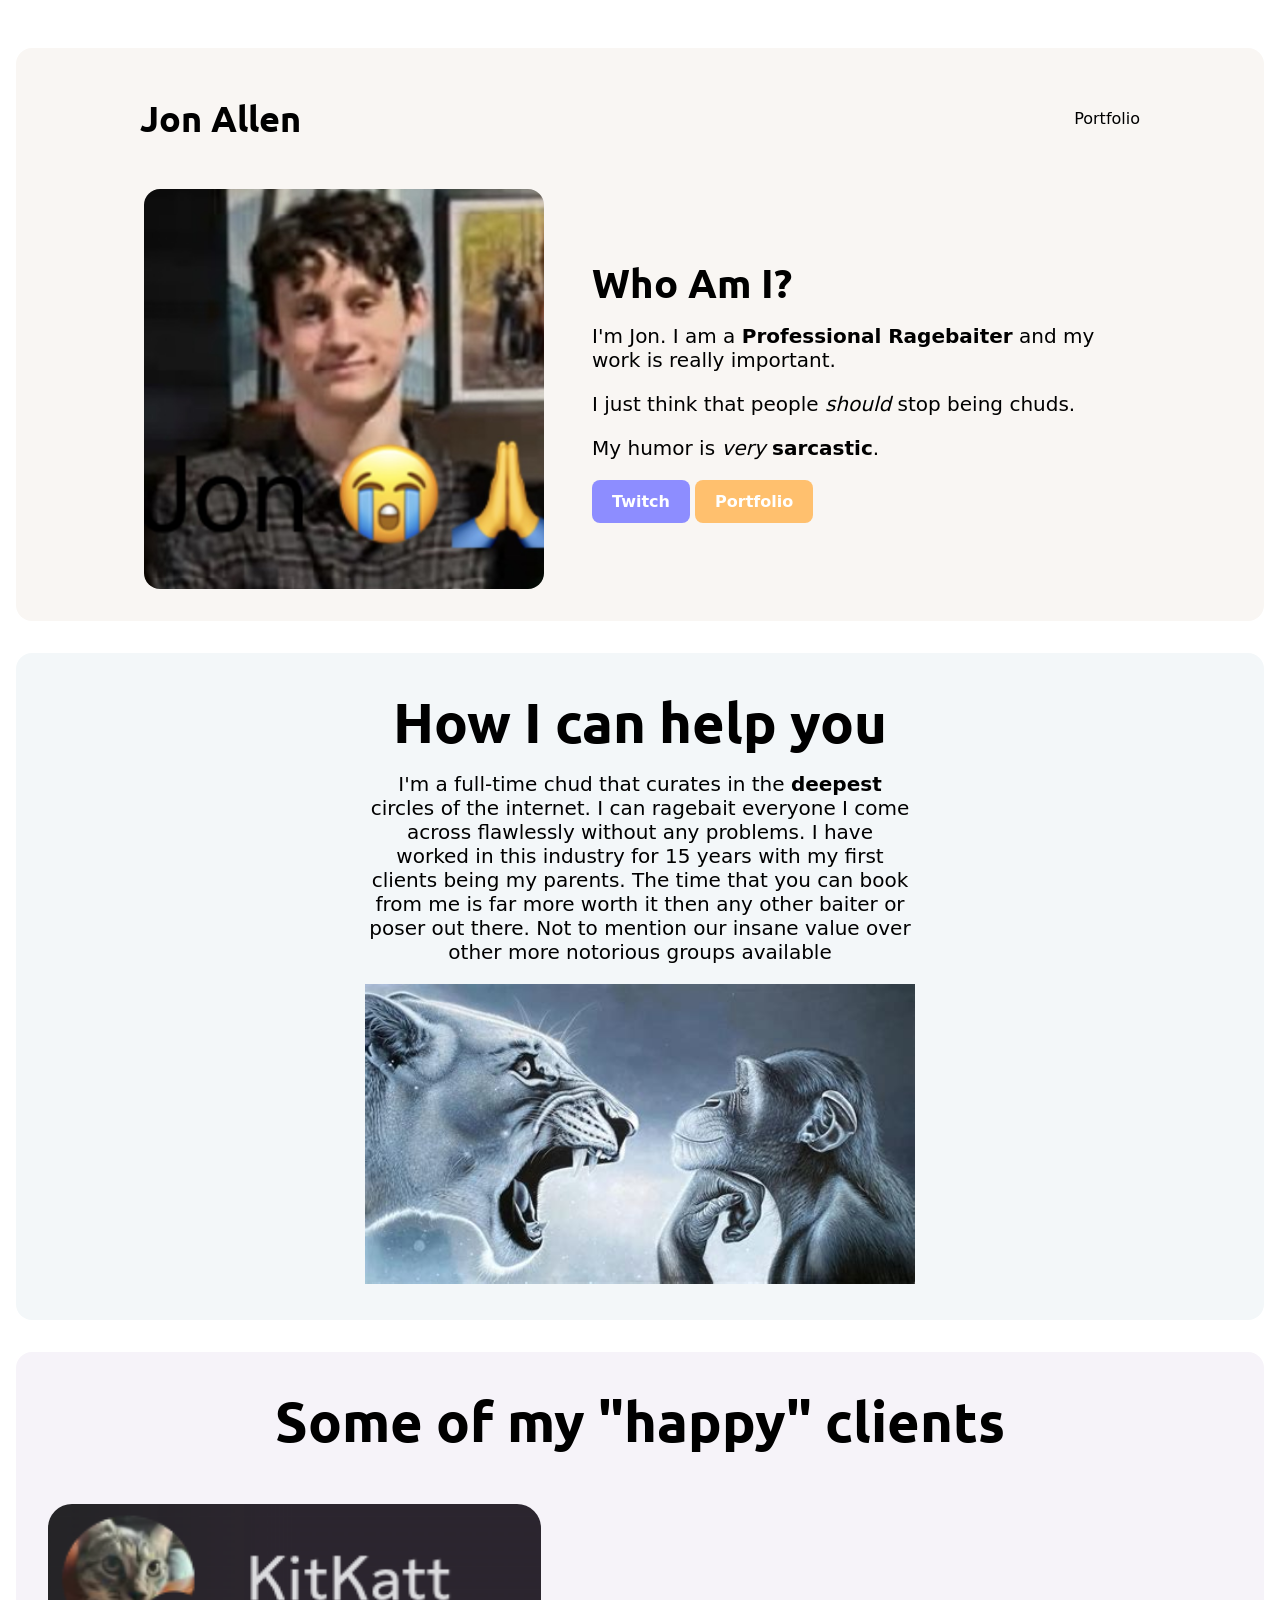
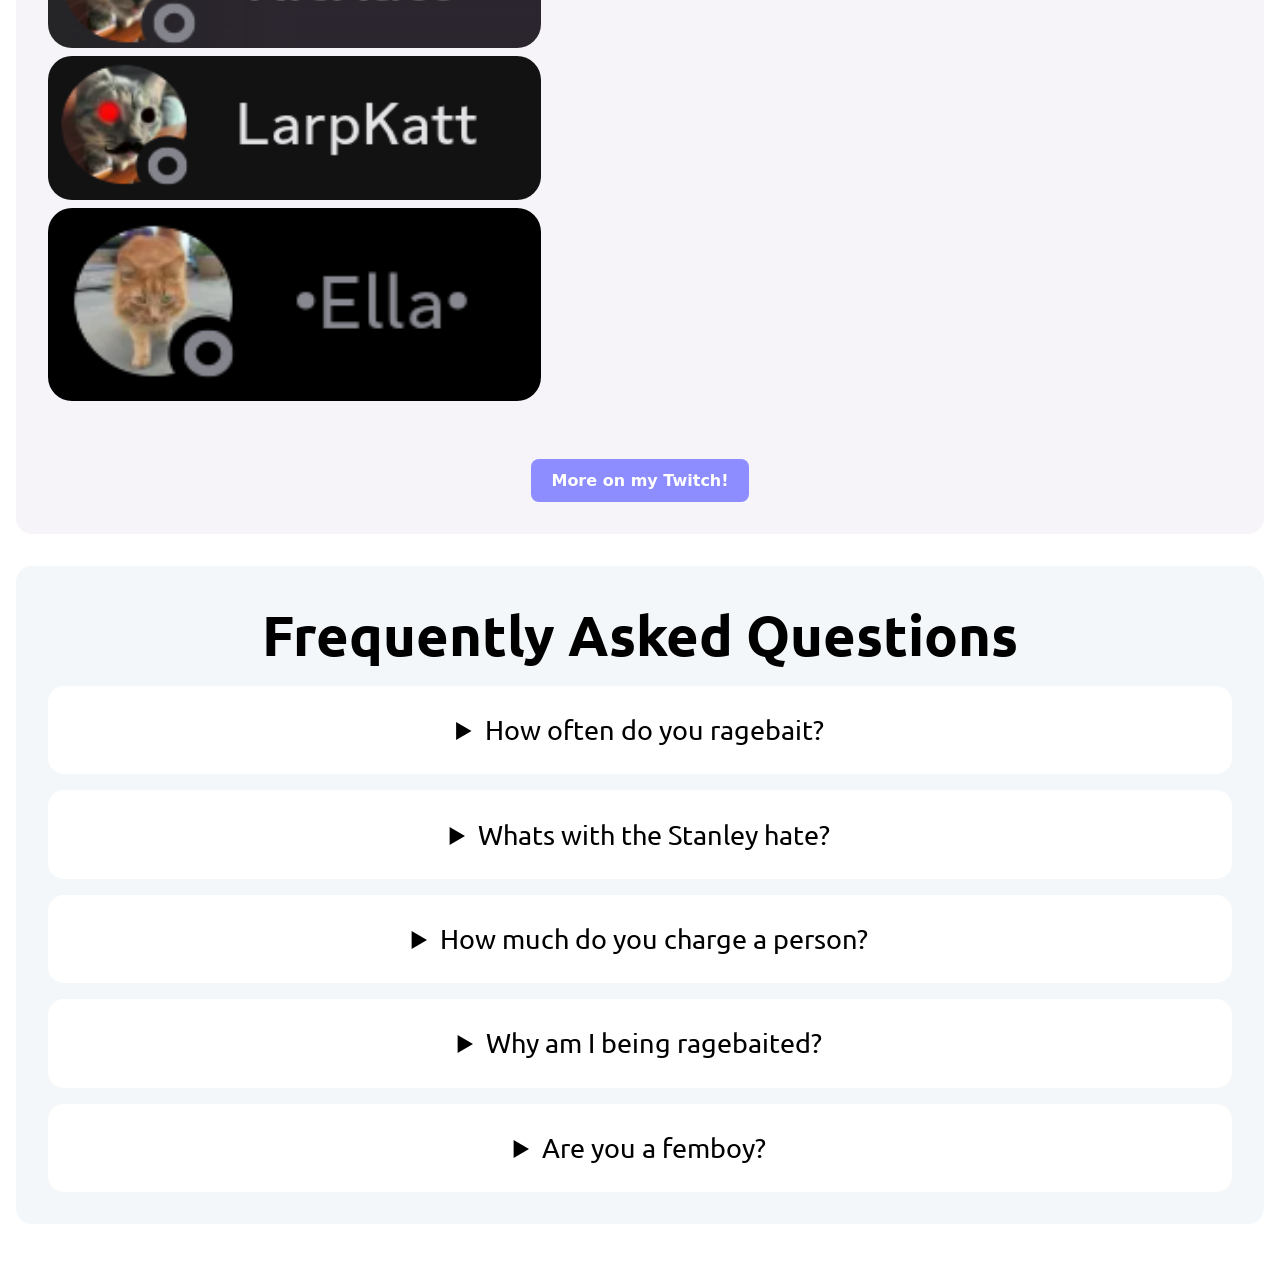
<file: index.html>
<!DOCTYPE html>
<html lang="en">
<head>
    <meta charset="UTF-8">
    <meta name="viewport" content="width=device-width, initial-scale=1.0">
    <title>Jon Allen</title>
    <link rel="stylesheet" href="style.css">
</head>
<body>
    <header>
        <nav>
            <ul>
                <li><a href="" class="jon-text">Jon Allen</a></li>
                <li><a href="#my-work">Portfolio</a></li>
            </ul>
        </nav>
        <div class="flex-container">
            <img height=400px width=400px src="assets/IMG_3321.png" alt="Jon">
            <div class="text-container">
                <h1>Who Am I?</h1>
                <p>I'm Jon. I am a <strong>Professional Ragebaiter</strong> and my work is really important.</p>
                <p>I just think that people <em>should</em> stop being chuds.</p>
                <p>My humor is <i>very</i> <strong>sarcastic</strong>.</p>
                <a href="twitch.tv/jon" class="cta-button">Twitch</a>
                <a href="#my-work" class="cta-button secondary">Portfolio</a>
            </div>
        </div>
    </header>

    <section>
        <div class="flex-container">
            <div class="text-container">
                <h2>How I can help you</h2>
                <p>I'm a full-time chud that curates in the <strong>deepest</strong> circles of the internet. I can ragebait everyone I come across flawlessly without any problems. I have worked in this industry for 15 years with my first clients being my parents. The time that you can book from me is far more worth it then any other baiter or poser out there. Not to mention our insane value over other more notorious groups available</p>
            </div>
        </div>
        <img width=550px height=300px src="assets/OIP-903127192.jpg" alt="Ragebait Image">
    </section>

    <section id="my-work">
        <h2>Some of my "happy" clients</h2>
        <div class="grid-container">
            <div class="spacer"></div>
            <img style="grid-area: img-1" src="assets/larp1.png">
            <img style="grid-area: img-2" src="assets/larp2.png">
            <img style="grid-area: img-3" src="assets/larp3.png">
        </div>
        <a href="" class="cta-button">More on my Twitch!</a>
    </section>

    <section>
        <h2>Frequently Asked Questions</h2>
        <details>
            <summary>How often do you ragebait?</summary>
            <p>A couple times a week. The grind <em>never</em> stops when I start ragebaiting.</p>
        </details>
        <details>
            <summary>Whats with the Stanley hate?</summary>
            <p>I don't know, but I have a bad feeling about that guy. Usually I'm right.</p>
        </details>
        <details>
            <summary>How much do you charge a person?</summary>
            <p>A lot of the time it's free. Occasionally during high demand ragebaiting costs a pretty penny.</p>
        </details>
        <details>
            <summary>Why am I being ragebaited?</summary>
            <p>Don't a chud and say things stupid, I WILL point it out.</p>
        </details>
        <details>
            <summary>Are you a femboy?</summary>
            <p>Yeah I just don't like admitting it. I play Forsaken and goon to The Coffin of Andy and Leyley though.</p>
        </details>
</body>
</html>
</file>
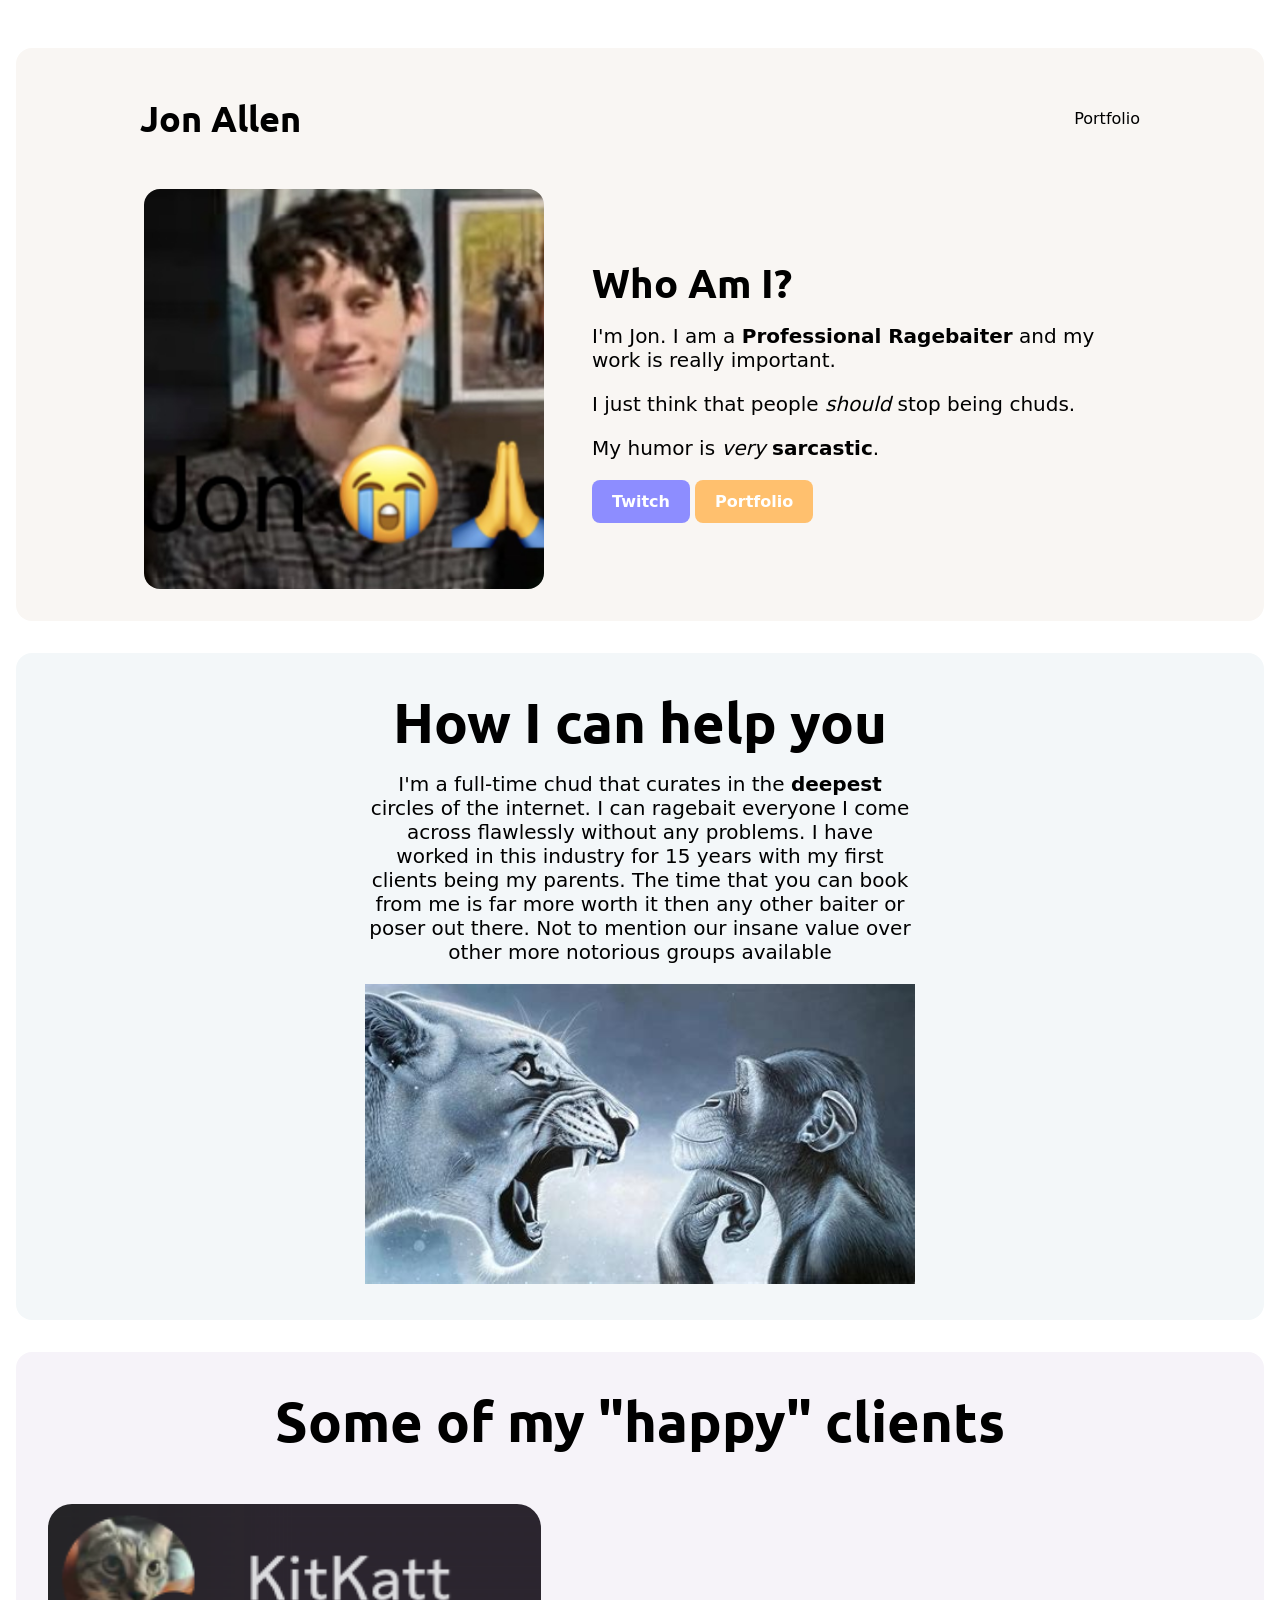
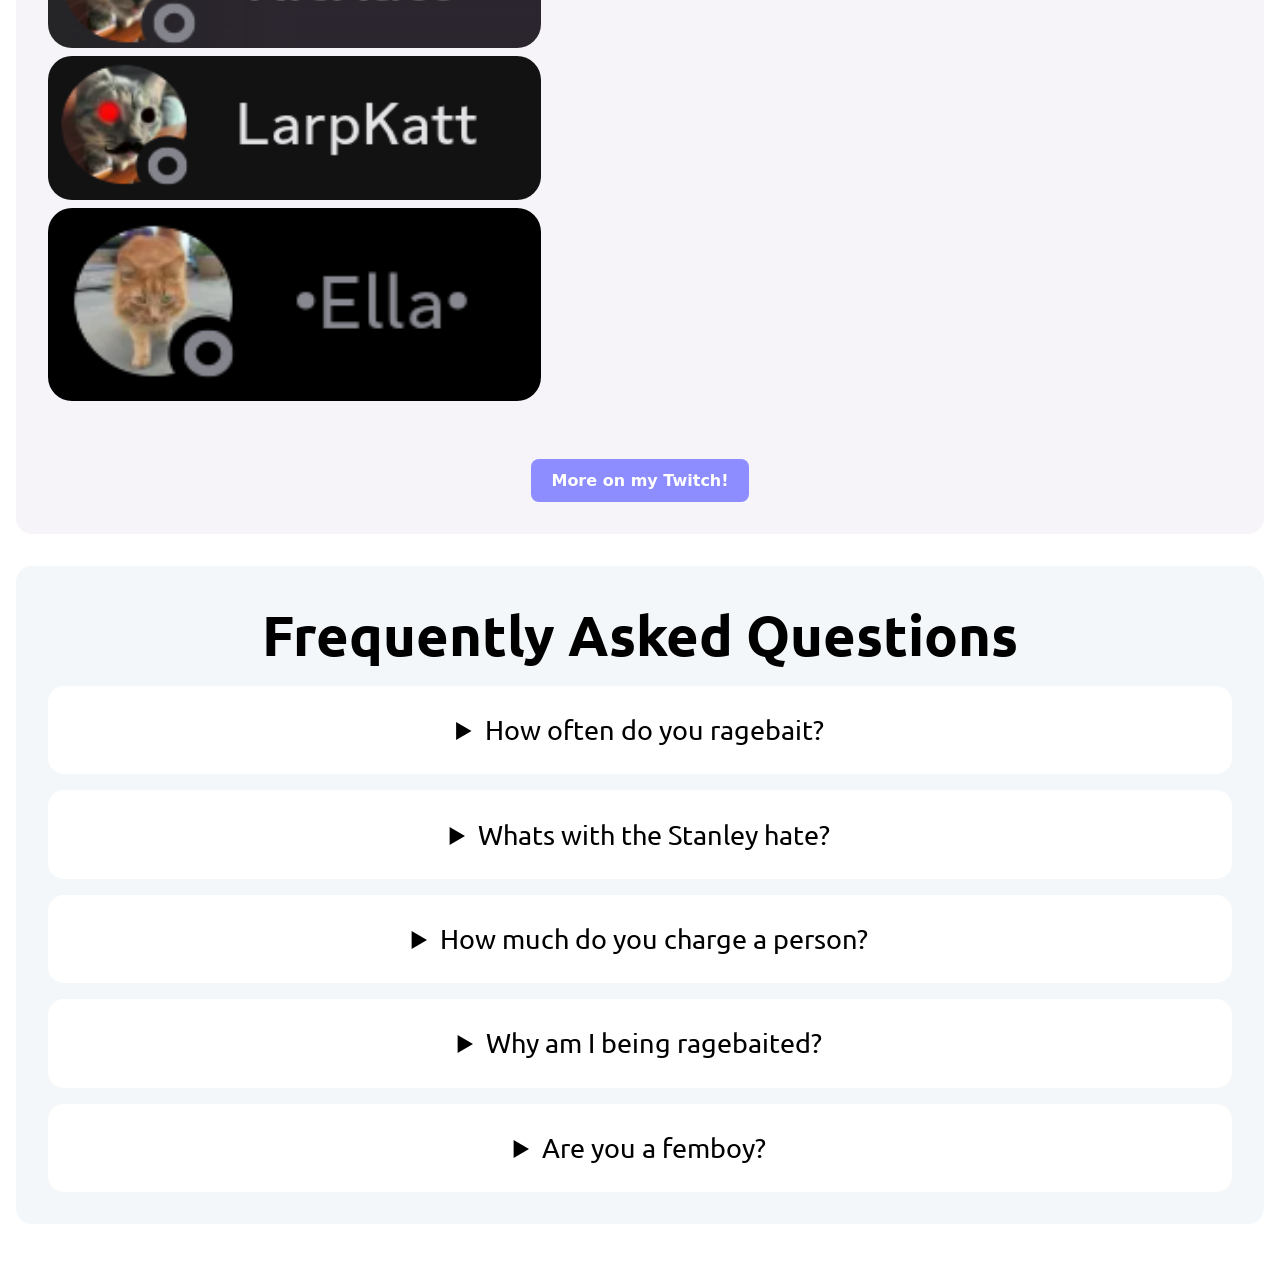
<file: DOCTYPE.html>
<!DOCTYPE html>
<html lang="en">
<head>
    <meta charset="UTF-8">
    <meta name="viewport" content="width=device-width, initial-scale=1.0">
    <title>Jon Allen</title>
    <link rel="stylesheet" href="style.css">
</head>
<body>
    <header>
        <nav>
            <ul>
                <li><a href="" class="jon-text">Jon Allen</a></li>
                <li><a href="#my-work">Portfolio</a></li>
            </ul>
        </nav>
        <div class="flex-container">
            <img height=400px width=400px src="assets/IMG_3321.png" alt="Jon">
            <div class="text-container">
                <h1>Who Am I?</h1>
                <p>I'm Jon. I am a <strong>Professional Ragebaiter</strong> and my work is really important.</p>
                <p>I just think that people <em>should</em> stop being chuds.</p>
                <p>My humor is <i>very</i> <strong>sarcastic</strong>.</p>
                <a href="twitch.tv/jon" class="cta-button">Twitch</a>
                <a href="#my-work" class="cta-button secondary">Portfolio</a>
            </div>
        </div>
    </header>

    <section>
        <div class="flex-container">
            <div class="text-container">
                <h2>How I can help you</h2>
                <p>I'm a full-time chud that curates in the <strong>deepest</strong> circles of the internet. I can ragebait everyone I come across flawlessly without any problems. I have worked in this industry for 15 years with my first clients being my parents. The time that you can book from me is far more worth it then any other baiter or poser out there. Not to mention our insane value over other more notorious groups available</p>
            </div>
        </div>
        <img width=550px height=300px src="assets/OIP-903127192.jpg" alt="Ragebait Image">
    </section>

    <section id="my-work">
        <h2>Some of my "happy" clients</h2>
        <div class="grid-container">
            <div class="spacer"></div>
            <img style="grid-area: img-1" src="assets/larp1.png">
            <img style="grid-area: img-2" src="assets/larp2.png">
            <img style="grid-area: img-3" src="assets/larp3.png">
        </div>
        <a href="" class="cta-button">More on my Twitch!</a>
    </section>

    <section>
        <h2>Frequently Asked Questions</h2>
        <details>
            <summary>How often do you ragebait?</summary>
            <p>A couple times a week. The grind <em>never</em> stops when I start ragebaiting.</p>
        </details>
        <details>
            <summary>Whats with the Stanley hate?</summary>
            <p>I don't know, but I have a bad feeling about that guy. Usually I'm right.</p>
        </details>
        <details>
            <summary>How much do you charge a person?</summary>
            <p>A lot of the time it's free. Occasionally during high demand ragebaiting costs a pretty penny.</p>
        </details>
        <details>
            <summary>Why am I being ragebaited?</summary>
            <p>Don't a chud and say things stupid, I WILL point it out.</p>
        </details>
        <details>
            <summary>Are you a femboy?</summary>
            <p>Yeah I just don't like admitting it. I play Forsaken and goon to The Coffin of Andy and Leyley though.</p>
        </details>
</body>
</html>
</file>
<file: style.css>
@import url('https://fonts.googleapis.com/css2?family=Ubuntu:ital,wght@0,300;0,400;0,500;0,700;1,300;1,400;1,500;1,700&display=swap');
@import url('https://fonts.googleapis.com/css2?family=Story+Script&display=swap');

:root {
    --base-color: #ffffff;
    --text-color: #000000;
    --primary-color: #8D8DFF;
    --secondary-color: #ffc06e;
    --color-1: #F9F6F3;
    --color-2: #F3F7F9;
    --color-3: #F6F3F9;
}

* {
    margin: 0;
    padding: 0;
    box-sizing: border-box;
}

html {
    font-family: system-ui, -apple-system, BlinkMacSystemFont, 'Segoe UI', Roboto, Oxygen, Ubuntu, Cantarell, 'Open Sans', 'Helvetica Neue', sans-serif;
    color: var(--text-color);
}

body {
    padding: 1em;
    background-color: var(--base-color);
}

h1, h2, h3 {
    font-family: Ubuntu, Roboto
}

nav {
    margin: 1em auto 3em auto;
    width: min(1000px, 100%);
}

nav ul {
    display: flex;
    align-items: center;
    list-style-type: none;
    gap: 2em;
}

nav li:first-child {
    margin-right: auto;
    font-family: Ubuntu, Roboto;
    font-weight: bold;
}

nav a {
    text-decoration: none;
    color: var(--text-color);
}

nav a:hovor {
    text-decoration: underline;
}

header, section {
    margin: 2em auto;
    width: min(75em 100%);
    background-color: var(--color-1);
    padding: min(2em, 15%);
    border-radius: 1em;
}

.flex-container {
    display: flex;
    justify-content: center;
    align-items: center;
    flex-wrap: center;
    gap: 3em;
}

header img {
    max-width: 100%;
    border-radius: 1em;
    object-fit: cover;
    object-position: bottom;
}

.text-container {
    flex: 0 1 34em;
}

h1 {
    font-size: 2.5rem;
}

.text-container p {
    margin: .75em 0 1em 0;
    font-size: 1.25rem;
}

.cta-button {
    display: inline-block;
    text-decoration: none;
    color: white;
    background-color: var(--primary-color);
    padding: .75em 1.25em;
    border-radius: .5em;
    font-weight: 600;
}

.secondary {
    background-color: var(--secondary-color);
}

.jon-text {
    margin: .25em 0 1em 0;
    font-size: 2.25rem;
}

section {
    padding: 2em min(2em, 15%);
    background-color: var(--color-2);
    text-align: center;
}

h2 {
    font-size: 3.5rem;
}

section p {
    margin-top: 1em;
    font-size: 1.25rem;
}

.spacer {
    margin: 1.5em;
    margin-top: 1%;
}

section#my-work {
    background-color: var(--color-3);
}

.grid-container {
    margin-top: 3em;
    margin-bottom: 3em;
    display: grid;
    width: 125%;
    grid-template-columns: repeat(3, 1fr);
    grid-template-rows: 1fr 1fr;
    grid-template-areas:
    "img-3" "img-1" "img-2";
}

.grid-container img{
    height: 95%;
    width: 100%;
    border-radius: 1.5em;
    transition: 100ms ease;
}

.grid-container img:hover {
    scale: 1.05;
    transition: 100ms ease-in-out;
}

details {
    margin-top: 1em;
    background-color: var(--base-color);
    border-radius: 1em;
}

details summary {
    padding: 1em;
    font-size: 1.7em;
    font-family: Ubuntu, Roboto
}

details p {
    padding: 0 1.5em 1em 1.5em;
}

@media(max-width: 988px){
    header {
        text-align: center;
    }

    header .text-container {
        padding-top: 0;
    }
}

@media(max-width: 640px) {
    nav li {
        display: none;
    }

    nav li:first-child,
    nav li:last-child {
        display: block;
    }
    
    header {
        margin-top: 0;
    }

    .cta-button {
        margin-top: .5em;
        width: 100%;
    }

    .grid-container {
        display: flex;
        flex-direction: column-reverse;
    }
    
    .text-container p {
        font-size: 2rem;
    }

    h2 {
        font-size: 2rem;
    }
}
</file>
